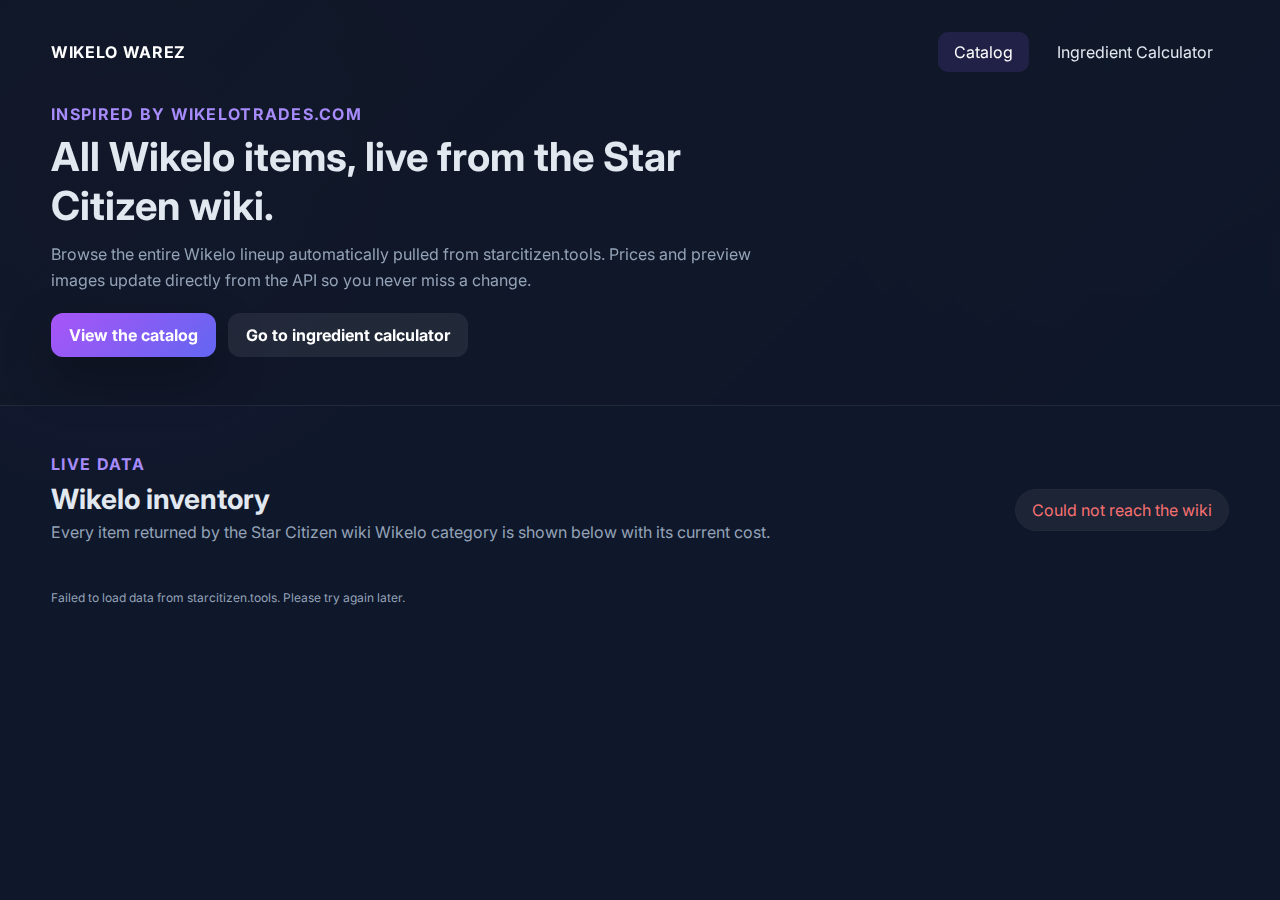
<file: index.html>
<!DOCTYPE html>
<html lang="en">
<head>
  <meta charset="UTF-8" />
  <meta name="viewport" content="width=device-width, initial-scale=1.0" />
  <title>Wikelo Catalog</title>
  <link rel="preconnect" href="https://fonts.googleapis.com">
  <link rel="preconnect" href="https://fonts.gstatic.com" crossorigin>
  <link href="https://fonts.googleapis.com/css2?family=Inter:wght@400;500;600;700&display=swap" rel="stylesheet">
  <link rel="stylesheet" href="assets/styles.css" />
</head>
<body class="page">
  <header class="hero">
    <div class="hero__nav">
      <div class="logo">Wikelo Warez</div>
      <nav class="nav">
        <a class="nav__link nav__link--active" href="./index.html">Catalog</a>
        <a class="nav__link" href="./calculator.html">Ingredient Calculator</a>
      </nav>
    </div>
    <div class="hero__content">
      <p class="eyebrow">Inspired by wikelotrades.com</p>
      <h1>All Wikelo items, live from the Star Citizen wiki.</h1>
      <p class="lede">Browse the entire Wikelo lineup automatically pulled from starcitizen.tools. Prices and preview images update directly from the API so you never miss a change.</p>
      <div class="hero__actions">
        <a class="button" href="#catalog">View the catalog</a>
        <a class="button button--ghost" href="./calculator.html">Go to ingredient calculator</a>
      </div>
    </div>
  </header>

  <main id="catalog" class="section">
    <div class="section__header">
      <div>
        <p class="eyebrow">Live data</p>
        <h2>Wikelo inventory</h2>
        <p class="lede">Every item returned by the Star Citizen wiki Wikelo category is shown below with its current cost.</p>
      </div>
      <div class="pill" id="status-pill">Connecting to the wiki…</div>
    </div>

    <div id="item-grid" class="grid"></div>
  </main>

  <template id="item-card-template">
    <article class="card">
      <div class="card__image-wrapper">
        <img class="card__image" alt="" loading="lazy" />
        <div class="card__badge"></div>
      </div>
      <div class="card__body">
        <div class="card__title-row">
          <h3 class="card__title"></h3>
          <span class="card__note"></span>
        </div>
        <p class="card__description">Pulled directly from starcitizen.tools</p>
      </div>
    </article>
  </template>

  <script type="module" src="scripts/home.js"></script>
</body>
</html>
</file>
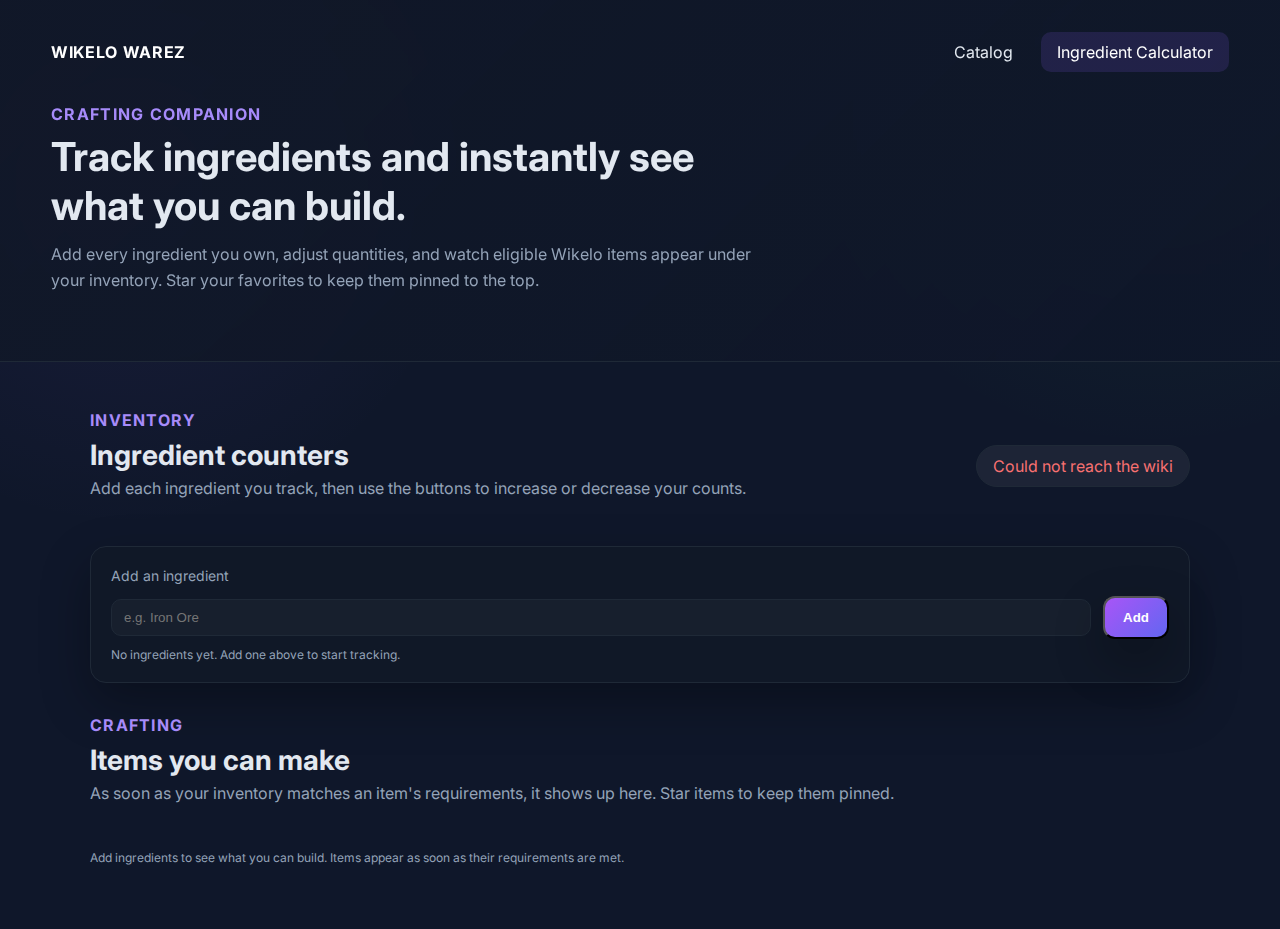
<file: calculator.html>
<!DOCTYPE html>
<html lang="en">
<head>
  <meta charset="UTF-8" />
  <meta name="viewport" content="width=device-width, initial-scale=1.0" />
  <title>Ingredient Calculator - Wikelo Warez</title>
  <link rel="preconnect" href="https://fonts.googleapis.com">
  <link rel="preconnect" href="https://fonts.gstatic.com" crossorigin>
  <link href="https://fonts.googleapis.com/css2?family=Inter:wght@400;500;600;700&display=swap" rel="stylesheet">
  <link rel="stylesheet" href="assets/styles.css" />
</head>
<body class="page">
  <header class="hero">
    <div class="hero__nav">
      <div class="logo">Wikelo Warez</div>
      <nav class="nav">
        <a class="nav__link" href="./index.html">Catalog</a>
        <a class="nav__link nav__link--active" href="./calculator.html">Ingredient Calculator</a>
      </nav>
    </div>
    <div class="hero__content">
      <p class="eyebrow">Crafting companion</p>
      <h1>Track ingredients and instantly see what you can build.</h1>
      <p class="lede">Add every ingredient you own, adjust quantities, and watch eligible Wikelo items appear under your inventory. Star your favorites to keep them pinned to the top.</p>
    </div>
  </header>

  <main class="section">
    <div class="calculator">
      <div class="section__header">
        <div>
          <p class="eyebrow">Inventory</p>
          <h2>Ingredient counters</h2>
          <p class="lede">Add each ingredient you track, then use the buttons to increase or decrease your counts.</p>
        </div>
        <div class="pill" id="calc-status">Loading Wikelo items…</div>
      </div>

      <div class="panel stack">
        <label class="label" for="new-ingredient">Add an ingredient</label>
        <div class="counter-row" style="border-bottom: none; padding: 0; grid-template-columns: 1fr auto;">
          <input id="new-ingredient" class="input" type="text" placeholder="e.g. Iron Ore" />
          <button id="add-ingredient" class="button" type="button">Add</button>
        </div>
        <div id="ingredient-list" class="stack"></div>
      </div>

      <div class="section__header" style="margin-top: 32px;">
        <div>
          <p class="eyebrow">Crafting</p>
          <h2>Items you can make</h2>
          <p class="lede">As soon as your inventory matches an item's requirements, it shows up here. Star items to keep them pinned.</p>
        </div>
      </div>

      <div id="craftable-list" class="craftable-grid"></div>
    </div>
  </main>

  <template id="counter-template">
    <div class="counter-row">
      <div>
        <div class="label">Ingredient</div>
        <div class="card__title"></div>
      </div>
      <div>
        <div class="label">You have</div>
        <div class="card__title count">0</div>
      </div>
      <div>
        <div class="label">Adjust</div>
        <div class="counter-controls">
          <button class="counter-button" data-step="-5">-5</button>
          <button class="counter-button" data-step="-1">-1</button>
          <button class="counter-button" data-step="1">+1</button>
          <button class="counter-button" data-step="5">+5</button>
        </div>
      </div>
      <button class="counter-button" data-remove="true">Remove</button>
    </div>
  </template>

  <template id="craft-card-template">
    <article class="craft-card">
      <button class="star-toggle" aria-label="Star item">☆</button>
      <h3 class="craft-card__title"></h3>
      <p class="craft-card__ingredients"></p>
      <p class="small"></p>
    </article>
  </template>

  <script type="module" src="scripts/calculator.js"></script>
</body>
</html>
</file>
<file: assets/styles.css>
:root {
  --bg: #0f172a;
  --surface: #111827;
  --surface-alt: #0b1221;
  --primary: #8b5cf6;
  --primary-strong: #a78bfa;
  --muted: #94a3b8;
  --text: #e2e8f0;
  --border: #1f2937;
  --success: #22c55e;
  --warning: #f59e0b;
  --radius: 16px;
  --shadow: 0 20px 50px rgba(0, 0, 0, 0.3);
  font-family: 'Inter', system-ui, -apple-system, BlinkMacSystemFont, 'Segoe UI', sans-serif;
  color: var(--text);
}

* { box-sizing: border-box; }

body.page {
  margin: 0;
  background: radial-gradient(circle at 10% 20%, rgba(139, 92, 246, 0.08) 0, transparent 25%),
    radial-gradient(circle at 90% 10%, rgba(34, 197, 94, 0.08) 0, transparent 25%),
    var(--bg);
  min-height: 100vh;
}

.hero {
  padding: 32px clamp(16px, 4vw, 64px) 48px;
  background: linear-gradient(135deg, rgba(17, 24, 39, 0.85), rgba(15, 23, 42, 0.95)),
    url('https://media.starcitizen.tools/8/83/Wikelo_Hologram_-_Alpha_4.1.0.jpg?auto=format&fit=crop&w=1600&q=80') center/cover;
  color: var(--text);
  border-bottom: 1px solid var(--border);
  position: sticky;
  top: 0;
  z-index: 2;
  backdrop-filter: blur(4px);
}

.hero__nav {
  display: flex;
  justify-content: space-between;
  align-items: center;
  margin-bottom: 32px;
}

.logo {
  font-weight: 700;
  letter-spacing: 0.04em;
  text-transform: uppercase;
  color: #fff;
}

.nav {
  display: flex;
  gap: 12px;
}

.nav__link {
  color: var(--text);
  text-decoration: none;
  padding: 10px 16px;
  border-radius: 10px;
  transition: background 0.2s ease, color 0.2s ease;
}

.nav__link--active, .nav__link:hover {
  background: rgba(139, 92, 246, 0.15);
  color: #fff;
}

.hero__content {
  max-width: 720px;
}

.eyebrow {
  text-transform: uppercase;
  font-weight: 700;
  letter-spacing: 0.08em;
  color: var(--primary-strong);
  margin: 0 0 8px;
}

h1 {
  margin: 0 0 12px;
  font-size: clamp(28px, 4vw, 40px);
}

h2 {
  margin: 0 0 4px;
  font-size: 28px;
}

h3 {
  margin: 0;
  font-size: 18px;
}

.lede {
  margin: 0 0 20px;
  color: var(--muted);
  line-height: 1.6;
}

.hero__actions {
  display: flex;
  gap: 12px;
}

.button {
  display: inline-flex;
  align-items: center;
  justify-content: center;
  gap: 8px;
  background: linear-gradient(135deg, #a855f7, #6366f1);
  color: #fff;
  padding: 12px 18px;
  border-radius: 12px;
  text-decoration: none;
  font-weight: 700;
  box-shadow: var(--shadow);
  transition: transform 0.15s ease, box-shadow 0.15s ease, opacity 0.2s ease;
}

.button:hover { transform: translateY(-1px); opacity: 0.95; }

.button--ghost {
  background: rgba(255, 255, 255, 0.08);
  box-shadow: none;
}

.section {
  padding: 48px clamp(16px, 4vw, 64px) 64px;
}

.section__header {
  display: flex;
  justify-content: space-between;
  gap: 16px;
  align-items: center;
  margin-bottom: 24px;
  flex-wrap: wrap;
}

.pill {
  background: rgba(255, 255, 255, 0.06);
  padding: 10px 16px;
  border-radius: 999px;
  color: var(--muted);
  border: 1px solid var(--border);
}

.grid {
  display: grid;
  grid-template-columns: repeat(auto-fit, minmax(240px, 1fr));
  gap: 16px;
}

.card {
  background: linear-gradient(160deg, rgba(17,24,39,0.8), rgba(17,24,39,0.95));
  border: 1px solid var(--border);
  border-radius: var(--radius);
  overflow: hidden;
  box-shadow: var(--shadow);
  display: flex;
  flex-direction: column;
  transition: transform 0.15s ease, box-shadow 0.15s ease;
}

.card:hover { transform: translateY(-4px); box-shadow: 0 20px 40px rgba(0,0,0,0.4); }

.card__image-wrapper {
  position: relative;
  background: var(--surface-alt);
  min-height: 180px;
  display: grid;
  place-items: center;
}

.card__image {
  max-width: 100%;
  max-height: 220px;
  object-fit: contain;
  padding: 12px;
}

.card__badge {
  position: absolute;
  top: 12px;
  right: 12px;
  background: rgba(0,0,0,0.65);
  color: var(--muted);
  padding: 6px 10px;
  border-radius: 10px;
  font-size: 12px;
  border: 1px solid var(--border);
}

.card__body { padding: 16px; display: flex; flex-direction: column; gap: 8px; }

.card__title-row { display: flex; justify-content: space-between; gap: 10px; align-items: baseline; }

.card__note { color: var(--primary-strong); font-weight: 700; }

.card__description { margin: 0; color: var(--muted); }

.small { font-size: 12px; color: var(--muted); }

/* Calculator page */
.calculator {
  max-width: 1100px;
  margin: 0 auto;
}

.panel {
  background: rgba(17,24,39,0.9);
  border: 1px solid var(--border);
  border-radius: var(--radius);
  padding: 20px;
  box-shadow: var(--shadow);
}

.counter-row {
  display: grid;
  grid-template-columns: 1.4fr 1fr 1fr auto;
  gap: 12px;
  align-items: center;
  padding: 10px 0;
  border-bottom: 1px solid var(--border);
}

.counter-row:last-child { border-bottom: none; }

.counter-controls { display: flex; gap: 6px; align-items: center; }

.counter-button {
  background: rgba(255,255,255,0.05);
  color: #fff;
  border: 1px solid var(--border);
  padding: 8px 10px;
  border-radius: 10px;
  cursor: pointer;
  transition: background 0.15s ease, transform 0.1s ease;
}

.counter-button:hover { background: rgba(139,92,246,0.25); }

.counter-button:active { transform: translateY(1px); }

.input, input[type=text], input[type=number] {
  width: 100%;
  padding: 10px 12px;
  border-radius: 10px;
  border: 1px solid var(--border);
  background: rgba(255,255,255,0.03);
  color: #fff;
}

.label { color: var(--muted); font-size: 14px; margin-bottom: 4px; display: block; }

.stack { display: grid; gap: 8px; }

.craftable-grid { margin-top: 18px; display: grid; grid-template-columns: repeat(auto-fit, minmax(260px, 1fr)); gap: 14px; }

.craft-card {
  background: rgba(255,255,255,0.02);
  border-radius: 12px;
  border: 1px solid var(--border);
  padding: 14px;
  display: grid;
  gap: 10px;
  position: relative;
}

.craft-card__title { margin: 0; font-size: 18px; }

.craft-card__ingredients { margin: 0; color: var(--muted); line-height: 1.4; }

.star-toggle {
  position: absolute;
  top: 10px;
  right: 10px;
  background: none;
  border: none;
  color: var(--warning);
  cursor: pointer;
  font-size: 18px;
}

@media (max-width: 720px) {
  .hero__nav { flex-direction: column; align-items: flex-start; gap: 12px; }
  .counter-row { grid-template-columns: 1fr 1fr; gap: 8px; }
  .counter-controls { grid-column: span 2; }
}
</file>
